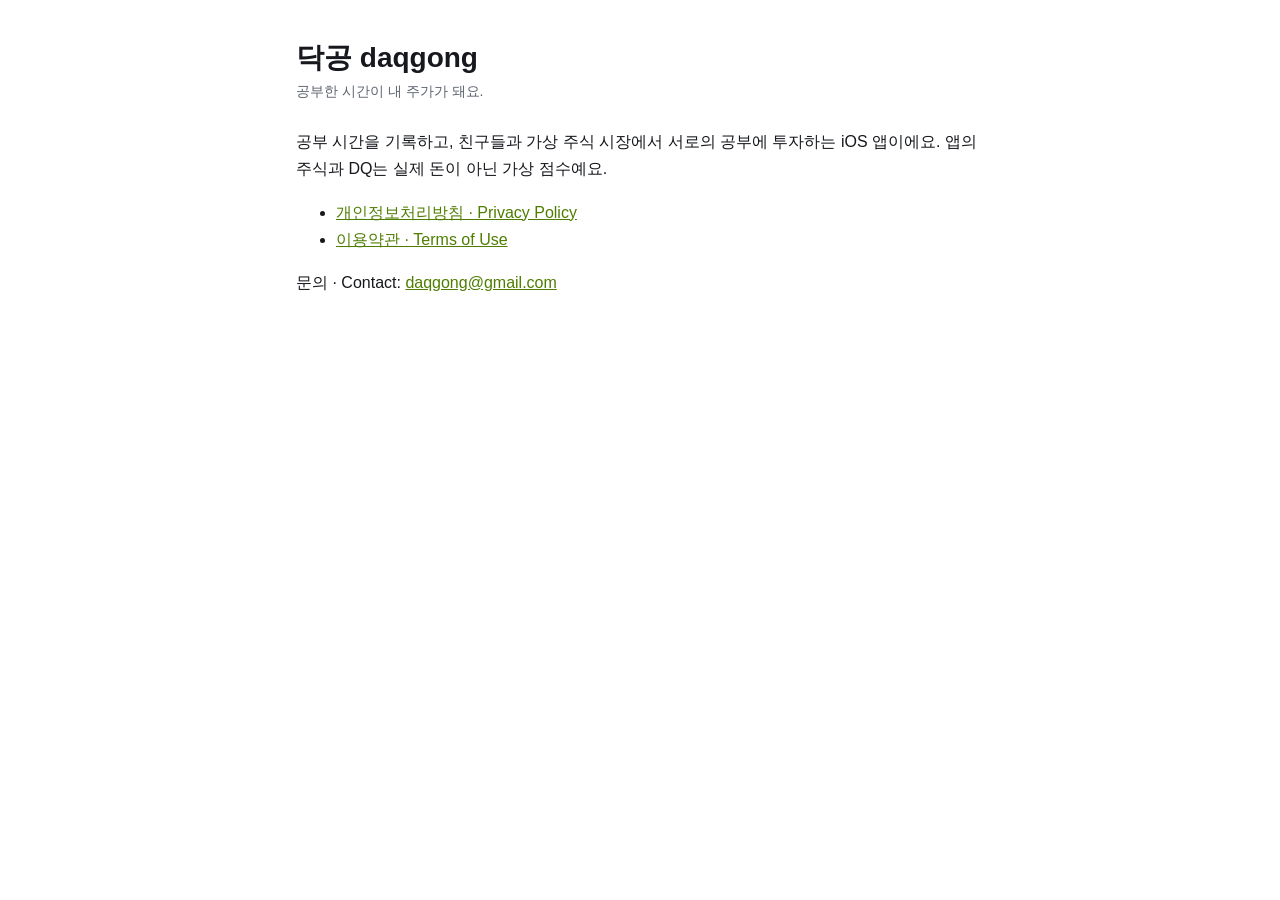
<file: index.html>
<!doctype html>
<html lang="ko">
<head>
<meta charset="utf-8">
<meta name="viewport" content="width=device-width, initial-scale=1">
<title>닥공 daqgong</title>
<link rel="stylesheet" href="style.css">
</head>
<body>
<main>
<h1>닥공 daqgong</h1>
<p class="meta">공부한 시간이 내 주가가 돼요.</p>
<p>공부 시간을 기록하고, 친구들과 가상 주식 시장에서 서로의 공부에 투자하는 iOS 앱이에요. 앱의 주식과 DQ는 실제 돈이 아닌 가상 점수예요.</p>
<ul>
<li><a href="privacy.html">개인정보처리방침 · Privacy Policy</a></li>
<li><a href="terms.html">이용약관 · Terms of Use</a></li>
</ul>
<p>문의 · Contact: <a href="mailto:daqgong@gmail.com">daqgong@gmail.com</a></p>
</main>
</body>
</html>
</file>
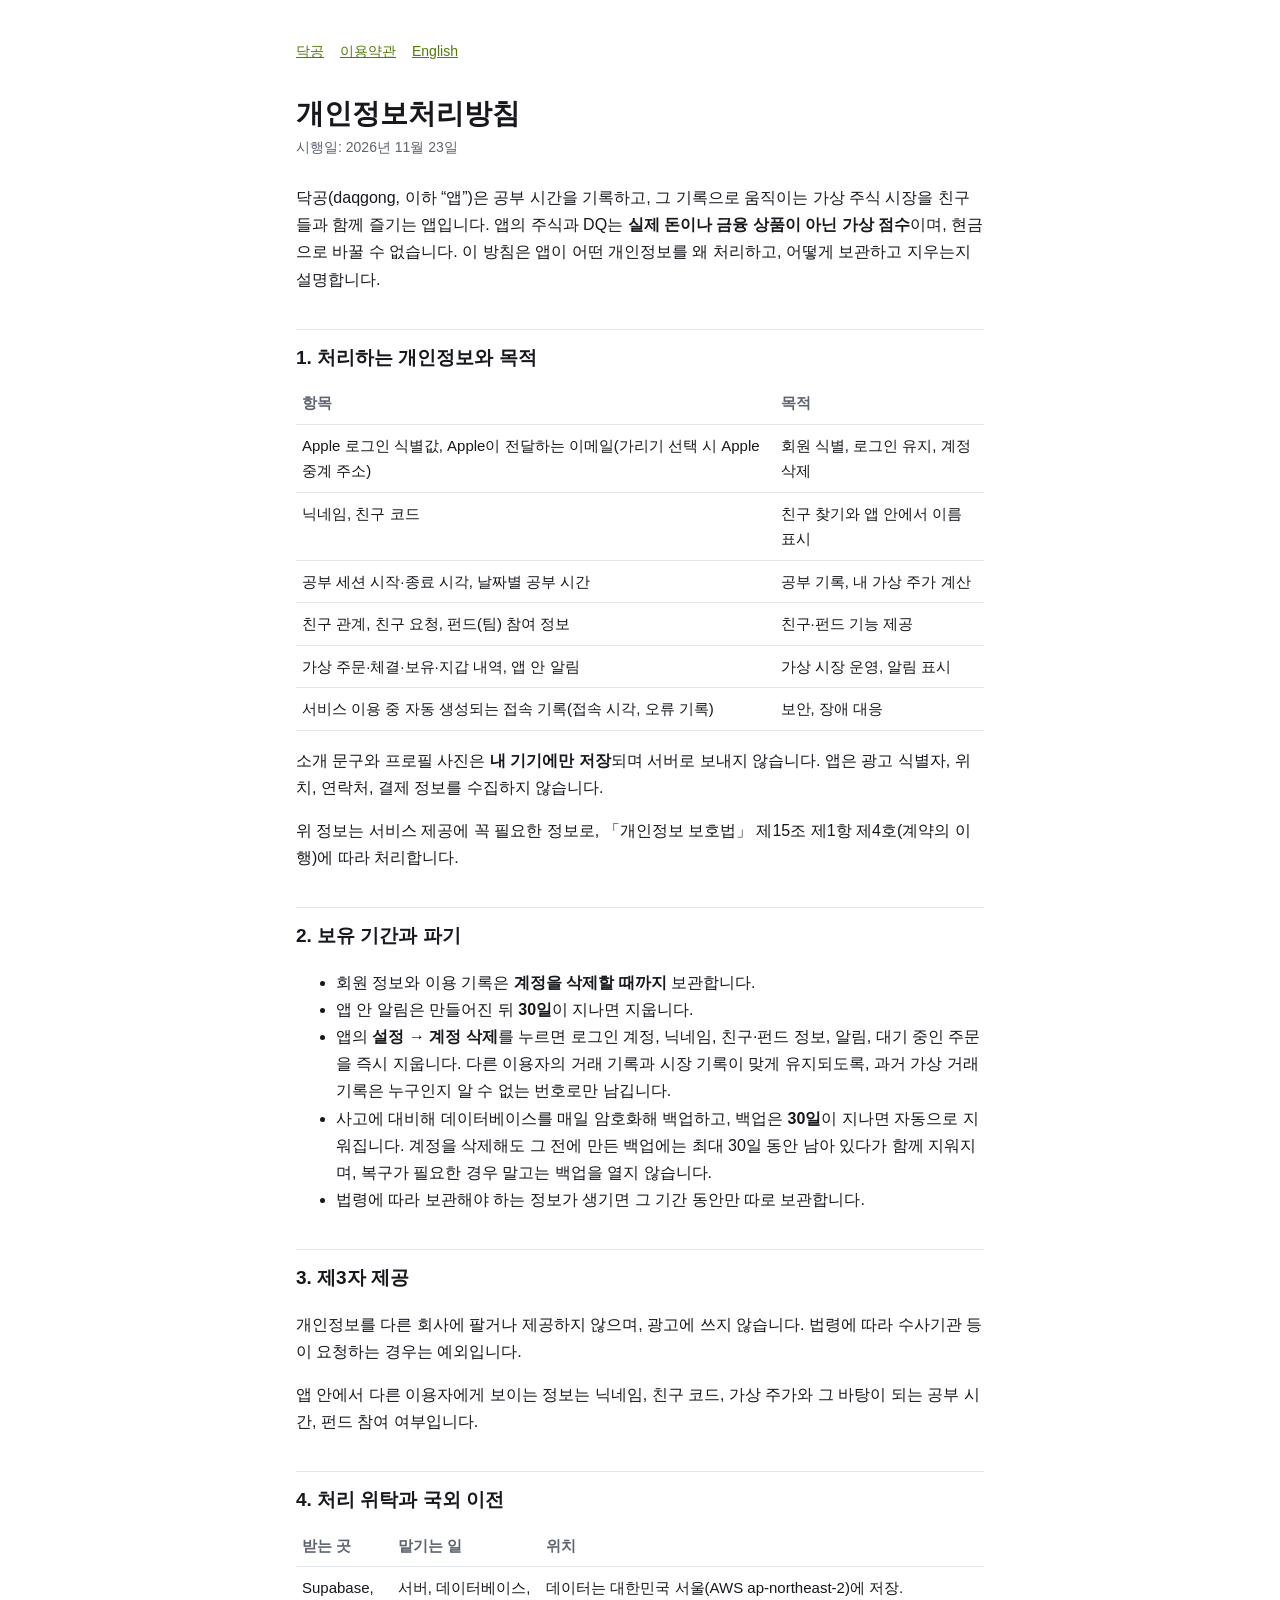
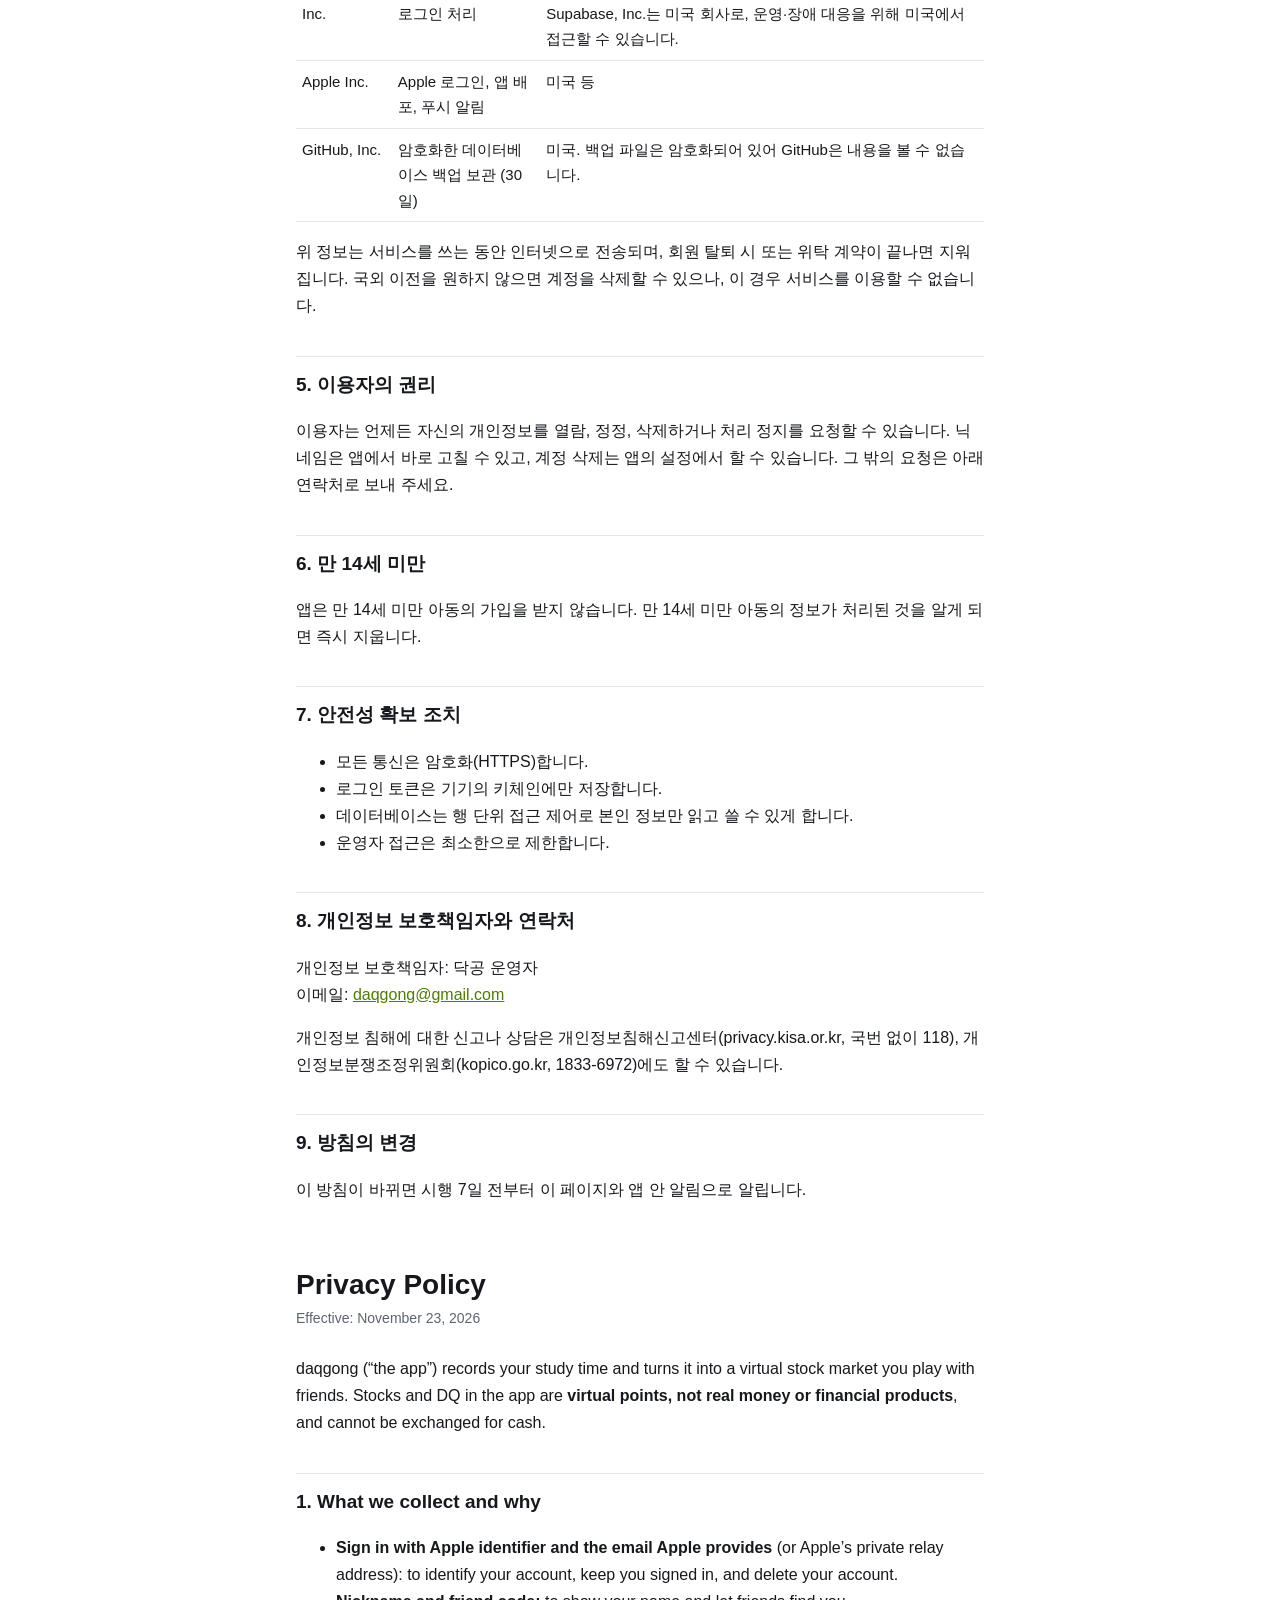
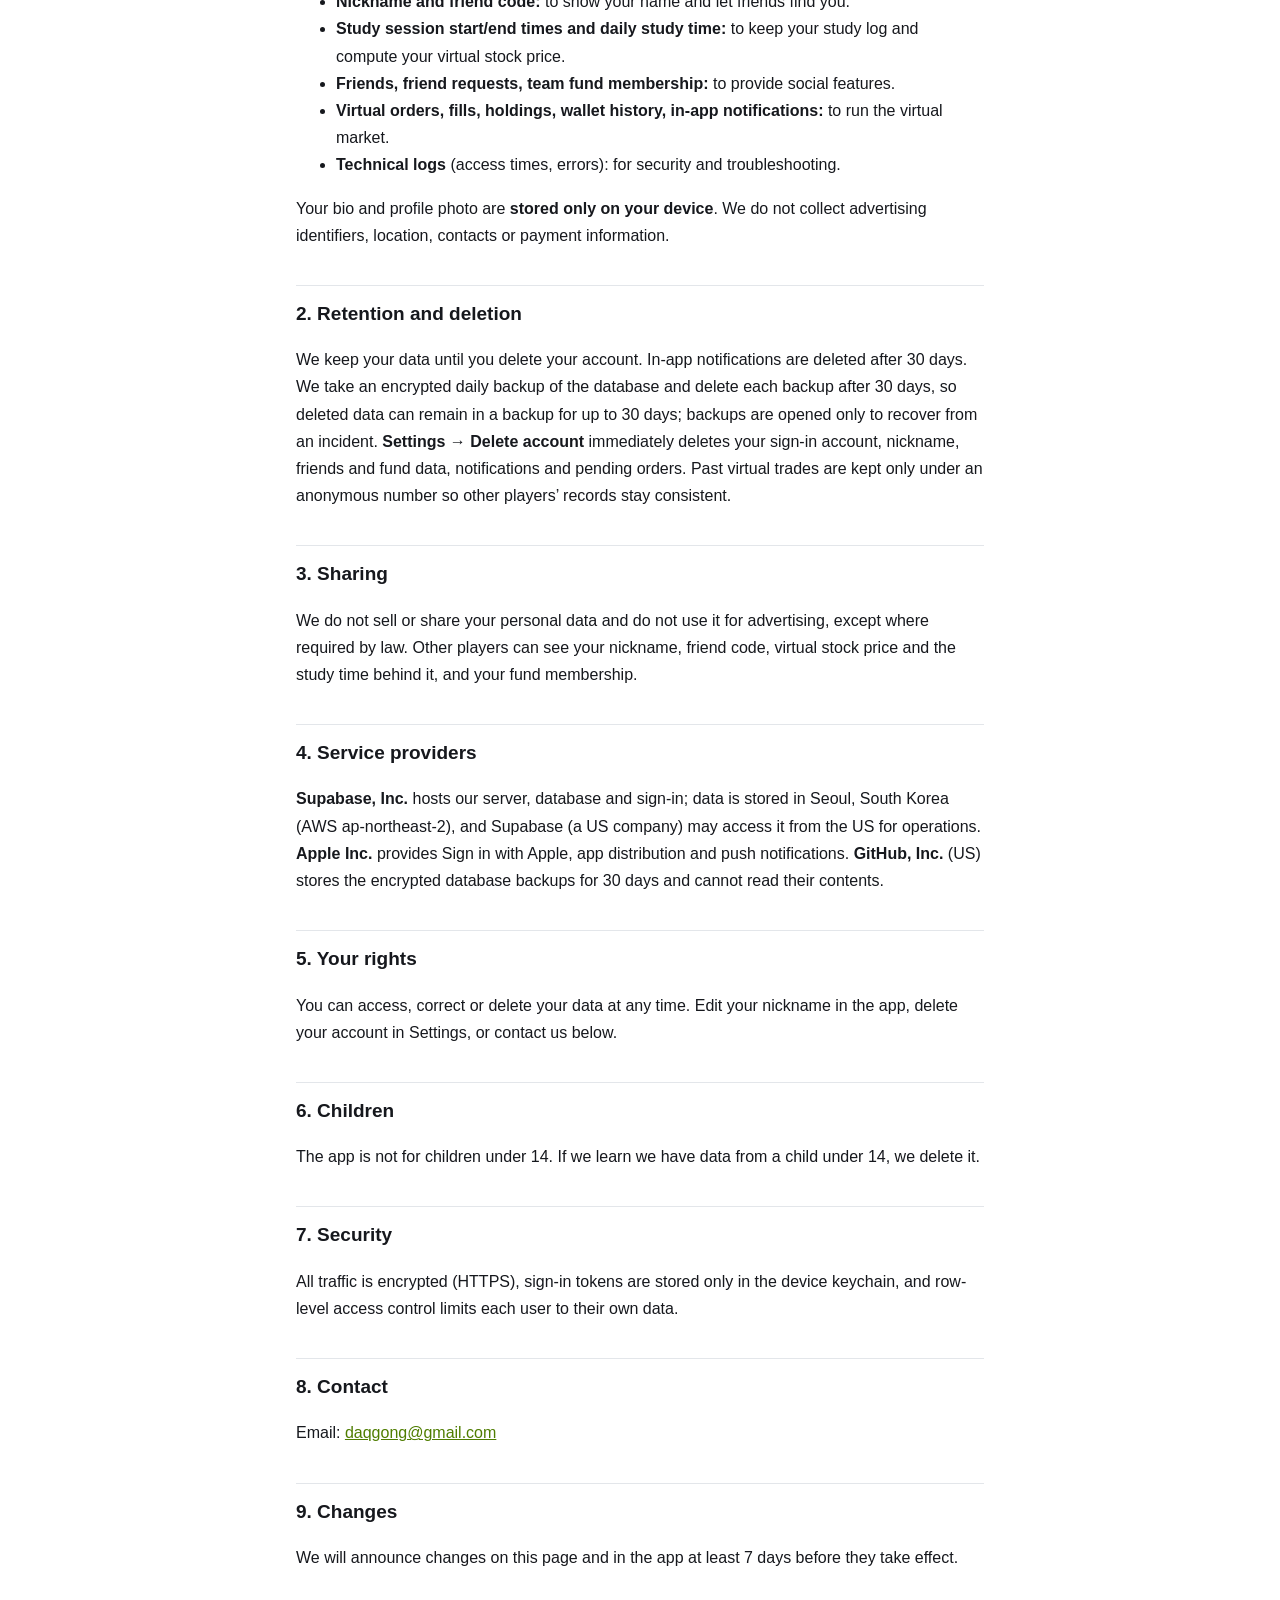
<file: privacy.html>
<!doctype html>
<html lang="ko">
<head>
<meta charset="utf-8">
<meta name="viewport" content="width=device-width, initial-scale=1">
<title>닥공 개인정보처리방침</title>
<link rel="stylesheet" href="style.css">
</head>
<body>
<main>
<nav><a href="index.html">닥공</a><a href="terms.html">이용약관</a><a href="#en">English</a></nav>

<h1>개인정보처리방침</h1>
<p class="meta">시행일: 2026년 11월 23일</p>

<p>닥공(daqgong, 이하 “앱”)은 공부 시간을 기록하고, 그 기록으로 움직이는 가상 주식 시장을 친구들과 함께 즐기는 앱입니다. 앱의 주식과 DQ는 <strong>실제 돈이나 금융 상품이 아닌 가상 점수</strong>이며, 현금으로 바꿀 수 없습니다. 이 방침은 앱이 어떤 개인정보를 왜 처리하고, 어떻게 보관하고 지우는지 설명합니다.</p>

<h2>1. 처리하는 개인정보와 목적</h2>
<table>
<tr><th>항목</th><th>목적</th></tr>
<tr><td>Apple 로그인 식별값, Apple이 전달하는 이메일(가리기 선택 시 Apple 중계 주소)</td><td>회원 식별, 로그인 유지, 계정 삭제</td></tr>
<tr><td>닉네임, 친구 코드</td><td>친구 찾기와 앱 안에서 이름 표시</td></tr>
<tr><td>공부 세션 시작·종료 시각, 날짜별 공부 시간</td><td>공부 기록, 내 가상 주가 계산</td></tr>
<tr><td>친구 관계, 친구 요청, 펀드(팀) 참여 정보</td><td>친구·펀드 기능 제공</td></tr>
<tr><td>가상 주문·체결·보유·지갑 내역, 앱 안 알림</td><td>가상 시장 운영, 알림 표시</td></tr>
<tr><td>서비스 이용 중 자동 생성되는 접속 기록(접속 시각, 오류 기록)</td><td>보안, 장애 대응</td></tr>
</table>
<p>소개 문구와 프로필 사진은 <strong>내 기기에만 저장</strong>되며 서버로 보내지 않습니다. 앱은 광고 식별자, 위치, 연락처, 결제 정보를 수집하지 않습니다.</p>
<p>위 정보는 서비스 제공에 꼭 필요한 정보로, 「개인정보 보호법」 제15조 제1항 제4호(계약의 이행)에 따라 처리합니다.</p>

<h2>2. 보유 기간과 파기</h2>
<ul>
<li>회원 정보와 이용 기록은 <strong>계정을 삭제할 때까지</strong> 보관합니다.</li>
<li>앱 안 알림은 만들어진 뒤 <strong>30일</strong>이 지나면 지웁니다.</li>
<li>앱의 <strong>설정 → 계정 삭제</strong>를 누르면 로그인 계정, 닉네임, 친구·펀드 정보, 알림, 대기 중인 주문을 즉시 지웁니다. 다른 이용자의 거래 기록과 시장 기록이 맞게 유지되도록, 과거 가상 거래 기록은 누구인지 알 수 없는 번호로만 남깁니다.</li>
<li>사고에 대비해 데이터베이스를 매일 암호화해 백업하고, 백업은 <strong>30일</strong>이 지나면 자동으로 지워집니다. 계정을 삭제해도 그 전에 만든 백업에는 최대 30일 동안 남아 있다가 함께 지워지며, 복구가 필요한 경우 말고는 백업을 열지 않습니다.</li>
<li>법령에 따라 보관해야 하는 정보가 생기면 그 기간 동안만 따로 보관합니다.</li>
</ul>

<h2>3. 제3자 제공</h2>
<p>개인정보를 다른 회사에 팔거나 제공하지 않으며, 광고에 쓰지 않습니다. 법령에 따라 수사기관 등이 요청하는 경우는 예외입니다.</p>
<p>앱 안에서 다른 이용자에게 보이는 정보는 닉네임, 친구 코드, 가상 주가와 그 바탕이 되는 공부 시간, 펀드 참여 여부입니다.</p>

<h2>4. 처리 위탁과 국외 이전</h2>
<table>
<tr><th>받는 곳</th><th>맡기는 일</th><th>위치</th></tr>
<tr><td>Supabase, Inc.</td><td>서버, 데이터베이스, 로그인 처리</td><td>데이터는 대한민국 서울(AWS ap-northeast-2)에 저장. Supabase, Inc.는 미국 회사로, 운영·장애 대응을 위해 미국에서 접근할 수 있습니다.</td></tr>
<tr><td>Apple Inc.</td><td>Apple 로그인, 앱 배포, 푸시 알림</td><td>미국 등</td></tr>
<tr><td>GitHub, Inc.</td><td>암호화한 데이터베이스 백업 보관 (30일)</td><td>미국. 백업 파일은 암호화되어 있어 GitHub은 내용을 볼 수 없습니다.</td></tr>
</table>
<p>위 정보는 서비스를 쓰는 동안 인터넷으로 전송되며, 회원 탈퇴 시 또는 위탁 계약이 끝나면 지워집니다. 국외 이전을 원하지 않으면 계정을 삭제할 수 있으나, 이 경우 서비스를 이용할 수 없습니다.</p>

<h2>5. 이용자의 권리</h2>
<p>이용자는 언제든 자신의 개인정보를 열람, 정정, 삭제하거나 처리 정지를 요청할 수 있습니다. 닉네임은 앱에서 바로 고칠 수 있고, 계정 삭제는 앱의 설정에서 할 수 있습니다. 그 밖의 요청은 아래 연락처로 보내 주세요.</p>

<h2>6. 만 14세 미만</h2>
<p>앱은 만 14세 미만 아동의 가입을 받지 않습니다. 만 14세 미만 아동의 정보가 처리된 것을 알게 되면 즉시 지웁니다.</p>

<h2>7. 안전성 확보 조치</h2>
<ul>
<li>모든 통신은 암호화(HTTPS)합니다.</li>
<li>로그인 토큰은 기기의 키체인에만 저장합니다.</li>
<li>데이터베이스는 행 단위 접근 제어로 본인 정보만 읽고 쓸 수 있게 합니다.</li>
<li>운영자 접근은 최소한으로 제한합니다.</li>
</ul>

<h2>8. 개인정보 보호책임자와 연락처</h2>
<p>개인정보 보호책임자: 닥공 운영자<br>
이메일: <a href="mailto:daqgong@gmail.com">daqgong@gmail.com</a></p>
<p>개인정보 침해에 대한 신고나 상담은 개인정보침해신고센터(privacy.kisa.or.kr, 국번 없이 118), 개인정보분쟁조정위원회(kopico.go.kr, 1833-6972)에도 할 수 있습니다.</p>

<h2>9. 방침의 변경</h2>
<p>이 방침이 바뀌면 시행 7일 전부터 이 페이지와 앱 안 알림으로 알립니다.</p>

<section class="lang" id="en">
<h1>Privacy Policy</h1>
<p class="meta">Effective: November 23, 2026</p>

<p>daqgong (“the app”) records your study time and turns it into a virtual stock market you play with friends. Stocks and DQ in the app are <strong>virtual points, not real money or financial products</strong>, and cannot be exchanged for cash.</p>

<h2>1. What we collect and why</h2>
<ul>
<li><strong>Sign in with Apple identifier and the email Apple provides</strong> (or Apple’s private relay address): to identify your account, keep you signed in, and delete your account.</li>
<li><strong>Nickname and friend code:</strong> to show your name and let friends find you.</li>
<li><strong>Study session start/end times and daily study time:</strong> to keep your study log and compute your virtual stock price.</li>
<li><strong>Friends, friend requests, team fund membership:</strong> to provide social features.</li>
<li><strong>Virtual orders, fills, holdings, wallet history, in-app notifications:</strong> to run the virtual market.</li>
<li><strong>Technical logs</strong> (access times, errors): for security and troubleshooting.</li>
</ul>
<p>Your bio and profile photo are <strong>stored only on your device</strong>. We do not collect advertising identifiers, location, contacts or payment information.</p>

<h2>2. Retention and deletion</h2>
<p>We keep your data until you delete your account. In-app notifications are deleted after 30 days. We take an encrypted daily backup of the database and delete each backup after 30 days, so deleted data can remain in a backup for up to 30 days; backups are opened only to recover from an incident. <strong>Settings → Delete account</strong> immediately deletes your sign-in account, nickname, friends and fund data, notifications and pending orders. Past virtual trades are kept only under an anonymous number so other players’ records stay consistent.</p>

<h2>3. Sharing</h2>
<p>We do not sell or share your personal data and do not use it for advertising, except where required by law. Other players can see your nickname, friend code, virtual stock price and the study time behind it, and your fund membership.</p>

<h2>4. Service providers</h2>
<p><strong>Supabase, Inc.</strong> hosts our server, database and sign-in; data is stored in Seoul, South Korea (AWS ap-northeast-2), and Supabase (a US company) may access it from the US for operations. <strong>Apple Inc.</strong> provides Sign in with Apple, app distribution and push notifications. <strong>GitHub, Inc.</strong> (US) stores the encrypted database backups for 30 days and cannot read their contents.</p>

<h2>5. Your rights</h2>
<p>You can access, correct or delete your data at any time. Edit your nickname in the app, delete your account in Settings, or contact us below.</p>

<h2>6. Children</h2>
<p>The app is not for children under 14. If we learn we have data from a child under 14, we delete it.</p>

<h2>7. Security</h2>
<p>All traffic is encrypted (HTTPS), sign-in tokens are stored only in the device keychain, and row-level access control limits each user to their own data.</p>

<h2>8. Contact</h2>
<p>Email: <a href="mailto:daqgong@gmail.com">daqgong@gmail.com</a></p>

<h2>9. Changes</h2>
<p>We will announce changes on this page and in the app at least 7 days before they take effect.</p>
</section>
</main>
</body>
</html>
</file>
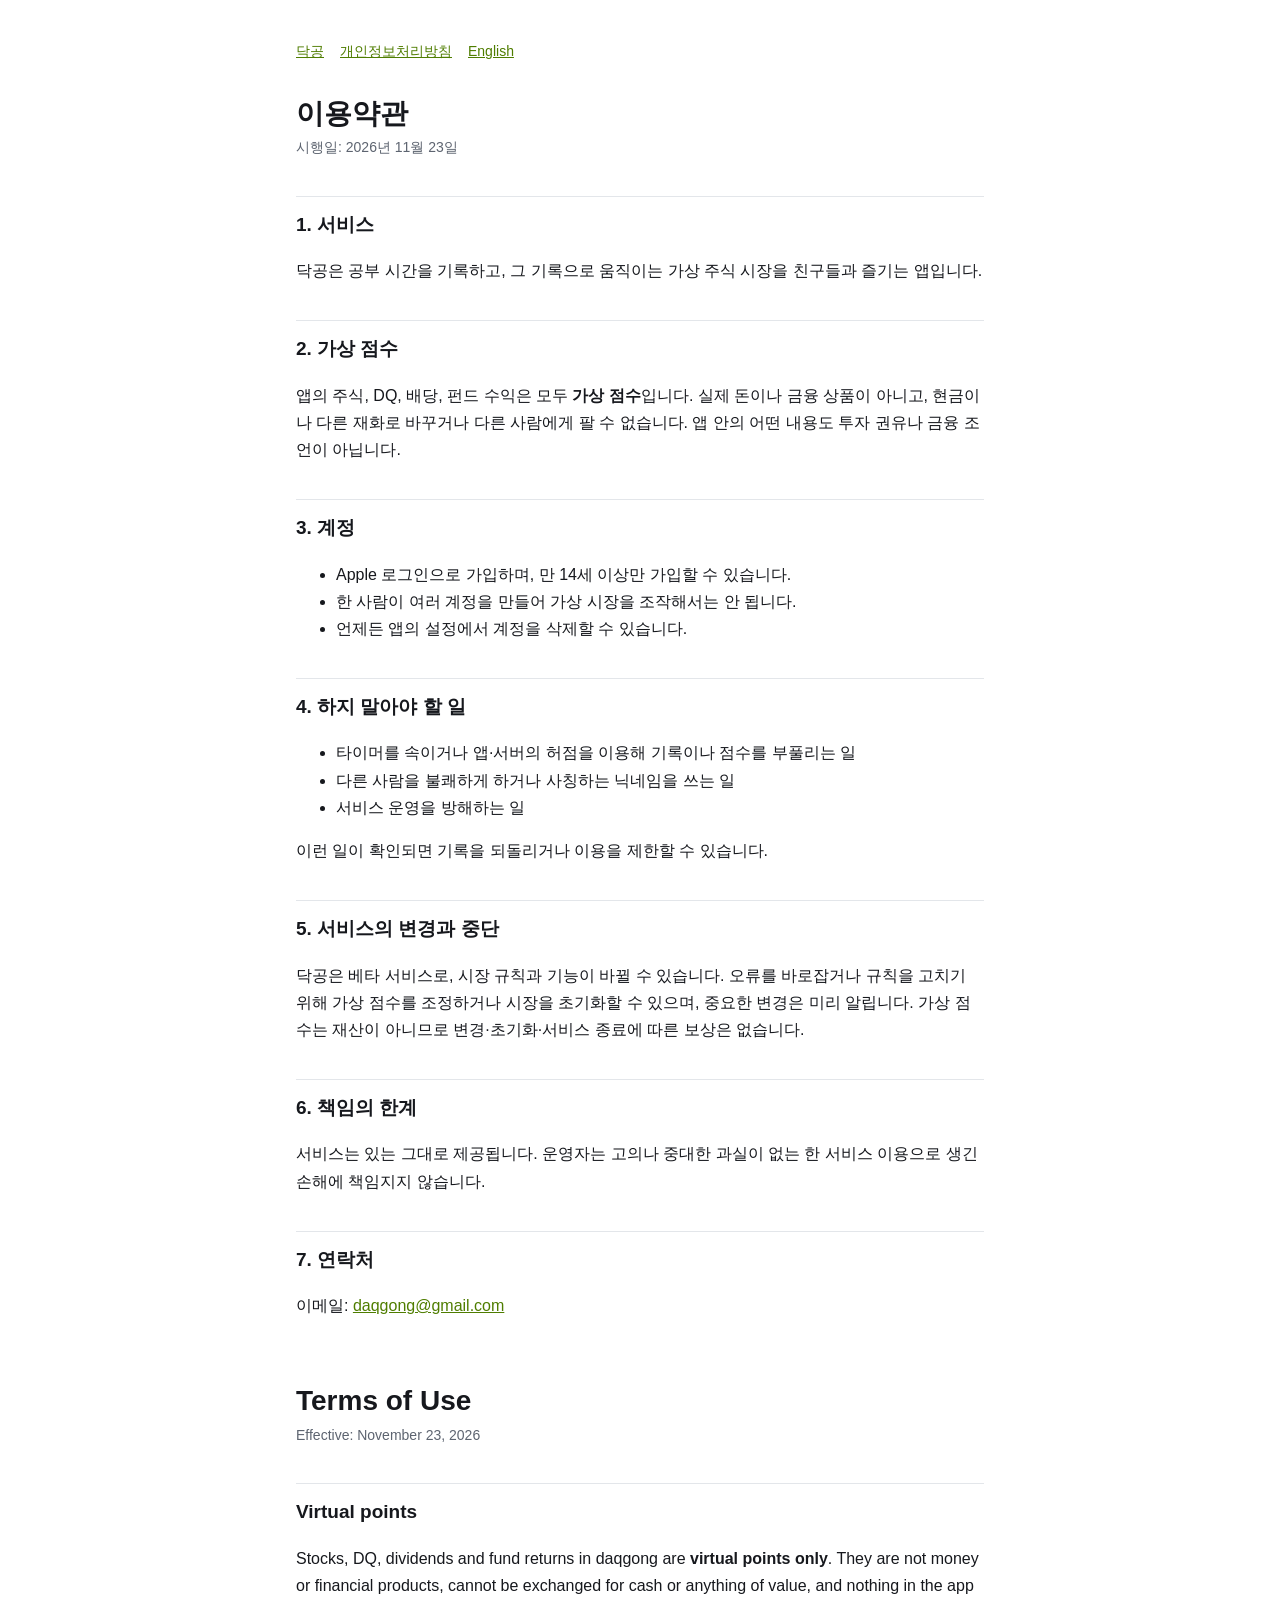
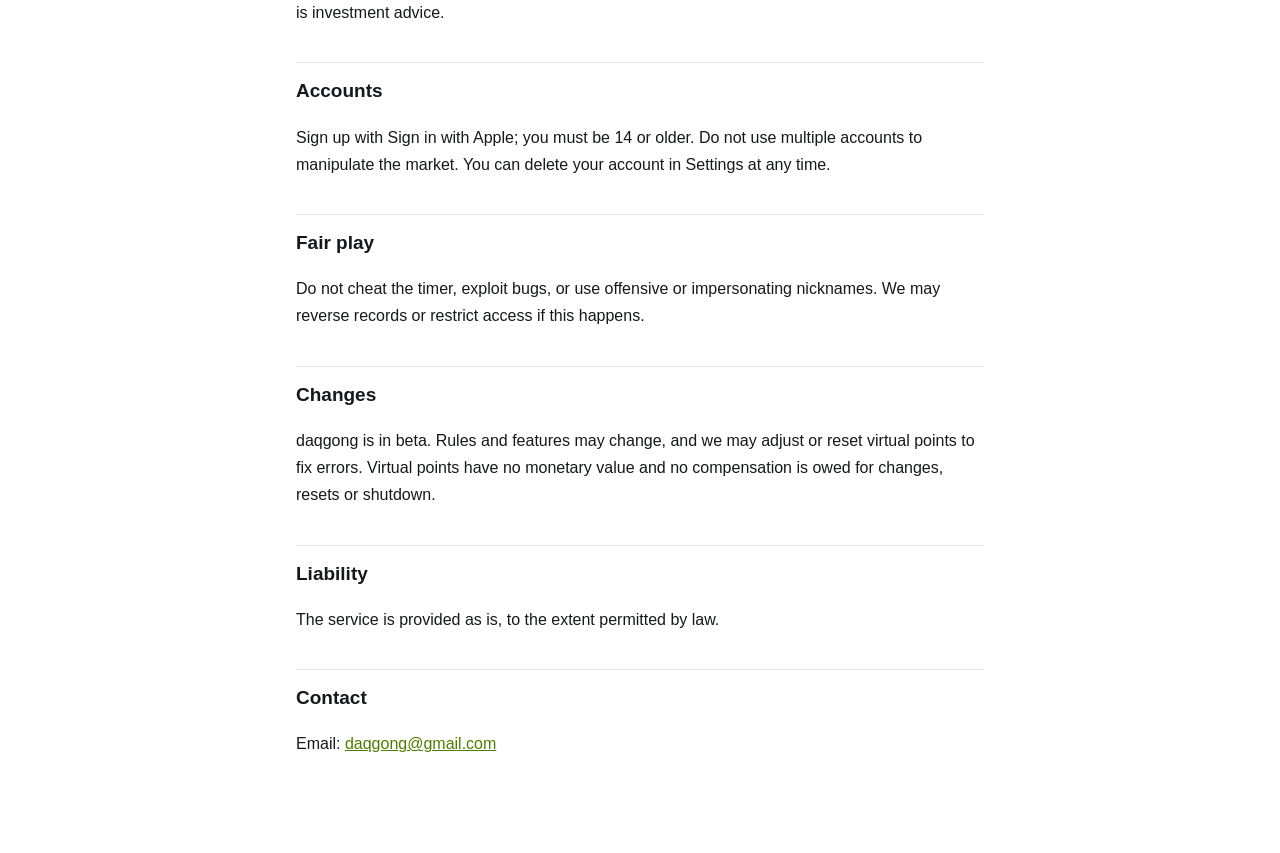
<file: terms.html>
<!doctype html>
<html lang="ko">
<head>
<meta charset="utf-8">
<meta name="viewport" content="width=device-width, initial-scale=1">
<title>닥공 이용약관</title>
<link rel="stylesheet" href="style.css">
</head>
<body>
<main>
<nav><a href="index.html">닥공</a><a href="privacy.html">개인정보처리방침</a><a href="#en">English</a></nav>

<h1>이용약관</h1>
<p class="meta">시행일: 2026년 11월 23일</p>

<h2>1. 서비스</h2>
<p>닥공은 공부 시간을 기록하고, 그 기록으로 움직이는 가상 주식 시장을 친구들과 즐기는 앱입니다.</p>

<h2>2. 가상 점수</h2>
<p>앱의 주식, DQ, 배당, 펀드 수익은 모두 <strong>가상 점수</strong>입니다. 실제 돈이나 금융 상품이 아니고, 현금이나 다른 재화로 바꾸거나 다른 사람에게 팔 수 없습니다. 앱 안의 어떤 내용도 투자 권유나 금융 조언이 아닙니다.</p>

<h2>3. 계정</h2>
<ul>
<li>Apple 로그인으로 가입하며, 만 14세 이상만 가입할 수 있습니다.</li>
<li>한 사람이 여러 계정을 만들어 가상 시장을 조작해서는 안 됩니다.</li>
<li>언제든 앱의 설정에서 계정을 삭제할 수 있습니다.</li>
</ul>

<h2>4. 하지 말아야 할 일</h2>
<ul>
<li>타이머를 속이거나 앱·서버의 허점을 이용해 기록이나 점수를 부풀리는 일</li>
<li>다른 사람을 불쾌하게 하거나 사칭하는 닉네임을 쓰는 일</li>
<li>서비스 운영을 방해하는 일</li>
</ul>
<p>이런 일이 확인되면 기록을 되돌리거나 이용을 제한할 수 있습니다.</p>

<h2>5. 서비스의 변경과 중단</h2>
<p>닥공은 베타 서비스로, 시장 규칙과 기능이 바뀔 수 있습니다. 오류를 바로잡거나 규칙을 고치기 위해 가상 점수를 조정하거나 시장을 초기화할 수 있으며, 중요한 변경은 미리 알립니다. 가상 점수는 재산이 아니므로 변경·초기화·서비스 종료에 따른 보상은 없습니다.</p>

<h2>6. 책임의 한계</h2>
<p>서비스는 있는 그대로 제공됩니다. 운영자는 고의나 중대한 과실이 없는 한 서비스 이용으로 생긴 손해에 책임지지 않습니다.</p>

<h2>7. 연락처</h2>
<p>이메일: <a href="mailto:daqgong@gmail.com">daqgong@gmail.com</a></p>

<section class="lang" id="en">
<h1>Terms of Use</h1>
<p class="meta">Effective: November 23, 2026</p>
<h2>Virtual points</h2>
<p>Stocks, DQ, dividends and fund returns in daqgong are <strong>virtual points only</strong>. They are not money or financial products, cannot be exchanged for cash or anything of value, and nothing in the app is investment advice.</p>
<h2>Accounts</h2>
<p>Sign up with Sign in with Apple; you must be 14 or older. Do not use multiple accounts to manipulate the market. You can delete your account in Settings at any time.</p>
<h2>Fair play</h2>
<p>Do not cheat the timer, exploit bugs, or use offensive or impersonating nicknames. We may reverse records or restrict access if this happens.</p>
<h2>Changes</h2>
<p>daqgong is in beta. Rules and features may change, and we may adjust or reset virtual points to fix errors. Virtual points have no monetary value and no compensation is owed for changes, resets or shutdown.</p>
<h2>Liability</h2>
<p>The service is provided as is, to the extent permitted by law.</p>
<h2>Contact</h2>
<p>Email: <a href="mailto:daqgong@gmail.com">daqgong@gmail.com</a></p>
</section>
</main>
</body>
</html>
</file>
<file: style.css>
:root {
  --bg: #ffffff;
  --text: #16181d;
  --muted: #5d6470;
  --line: #e3e6ea;
  --accent: #4f7d00;
}
@media (prefers-color-scheme: dark) {
  :root {
    --bg: #0d0f12;
    --text: #eef0f3;
    --muted: #9aa1ab;
    --line: #262a31;
    --accent: #b8f03a;
  }
}
* { box-sizing: border-box; }
body {
  margin: 0;
  background: var(--bg);
  color: var(--text);
  font: 16px/1.7 -apple-system, BlinkMacSystemFont, "Apple SD Gothic Neo", "Pretendard", sans-serif;
}
main { max-width: 720px; margin: 0 auto; padding: 40px 16px 80px; }
h1 { font-size: 28px; line-height: 1.3; margin: 0 0 4px; }
h2 { font-size: 19px; margin: 36px 0 8px; padding-top: 12px; border-top: 1px solid var(--line); }
p, li { color: var(--text); }
.meta { color: var(--muted); font-size: 14px; margin: 0 0 24px; }
nav { display: flex; gap: 16px; margin-bottom: 32px; font-size: 14px; }
a { color: var(--accent); }
table { width: 100%; border-collapse: collapse; font-size: 15px; }
th, td { text-align: left; vertical-align: top; padding: 8px 6px; border-bottom: 1px solid var(--line); }
th { color: var(--muted); font-weight: 600; }
.lang { margin-top: 64px; }
</file>
